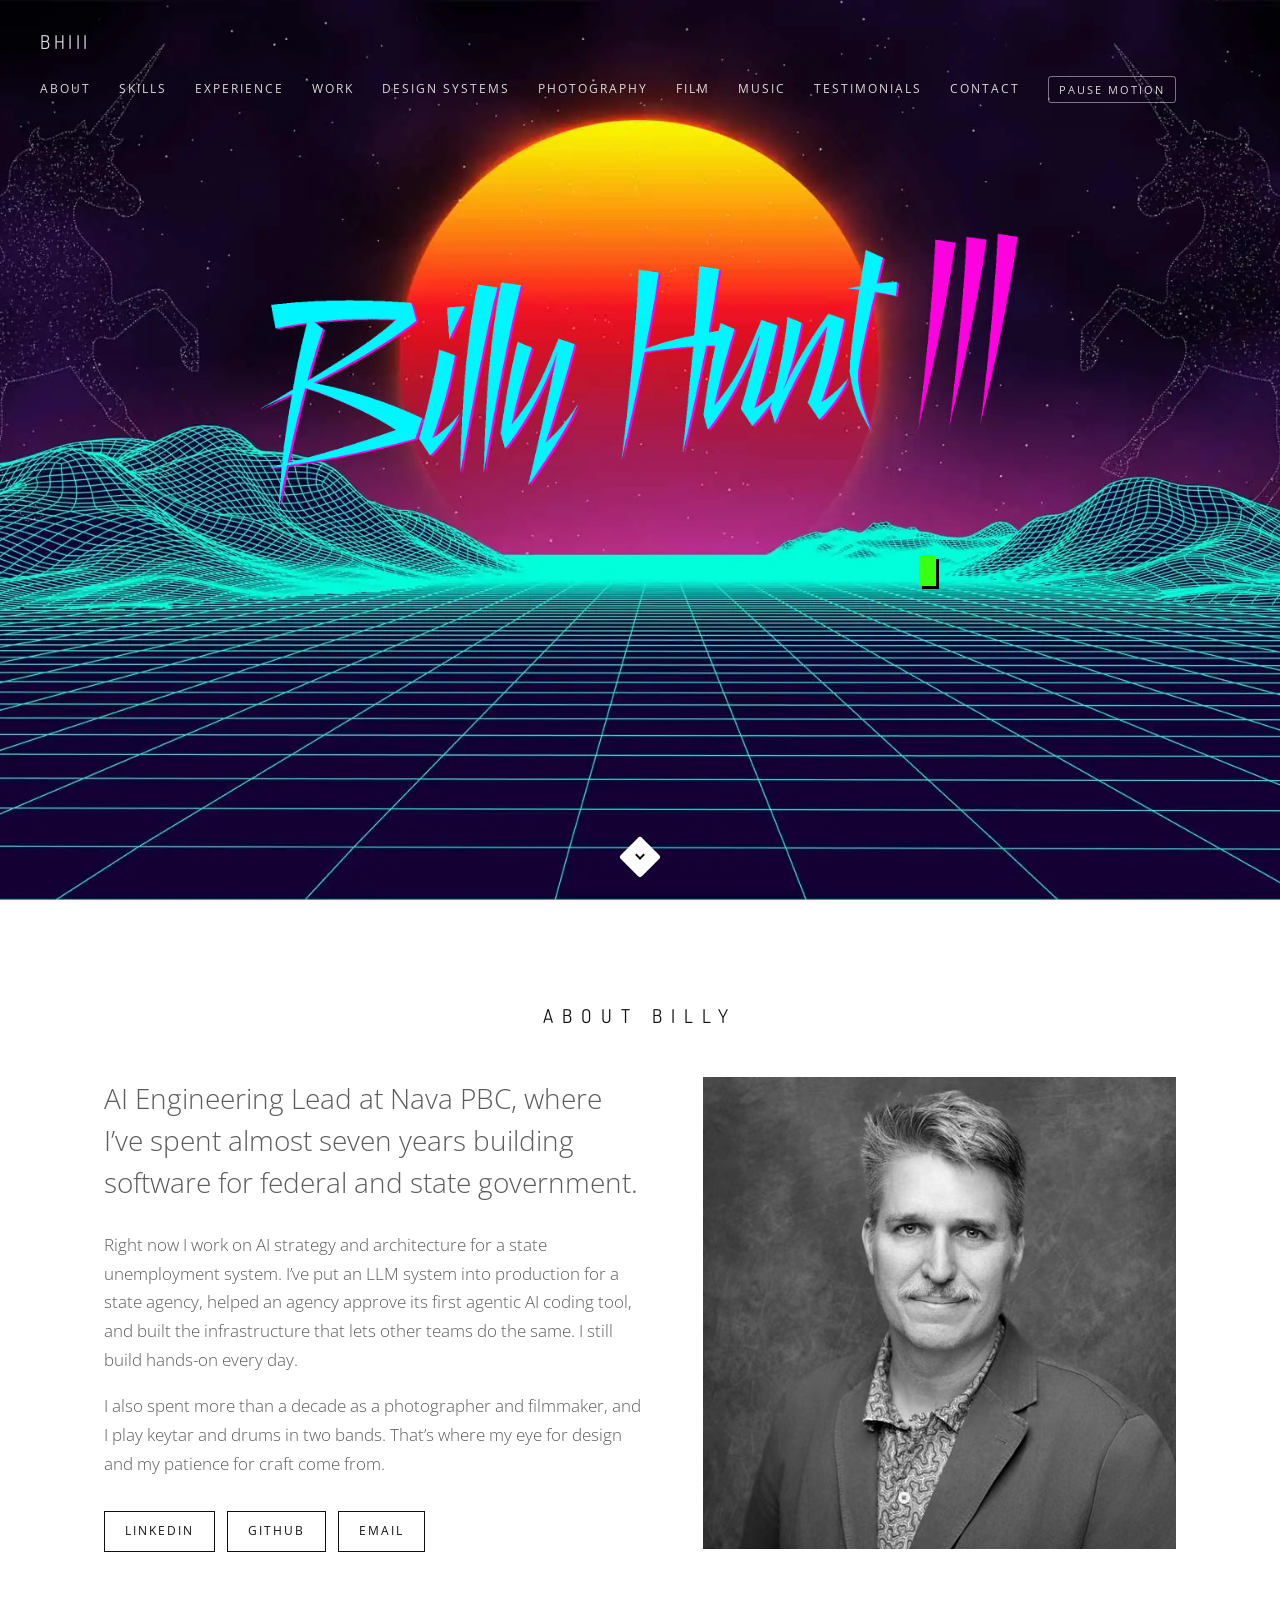
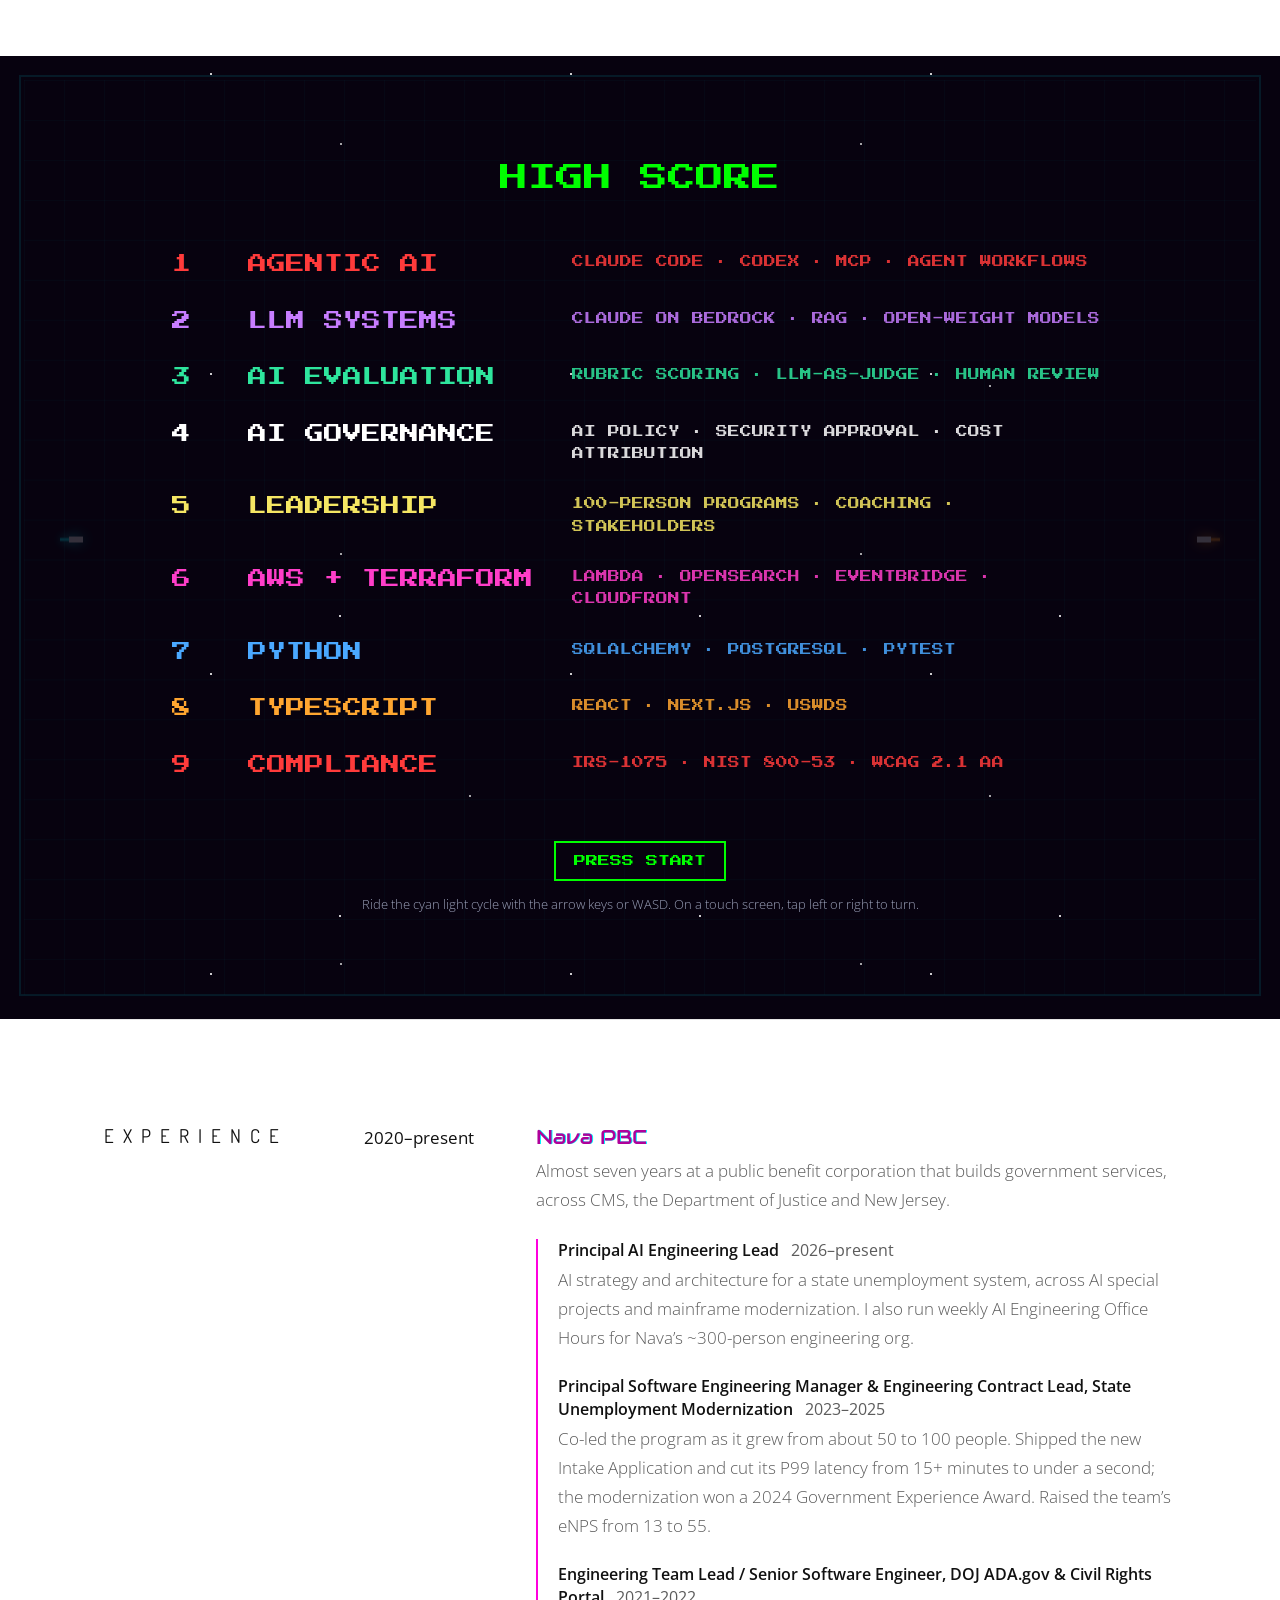
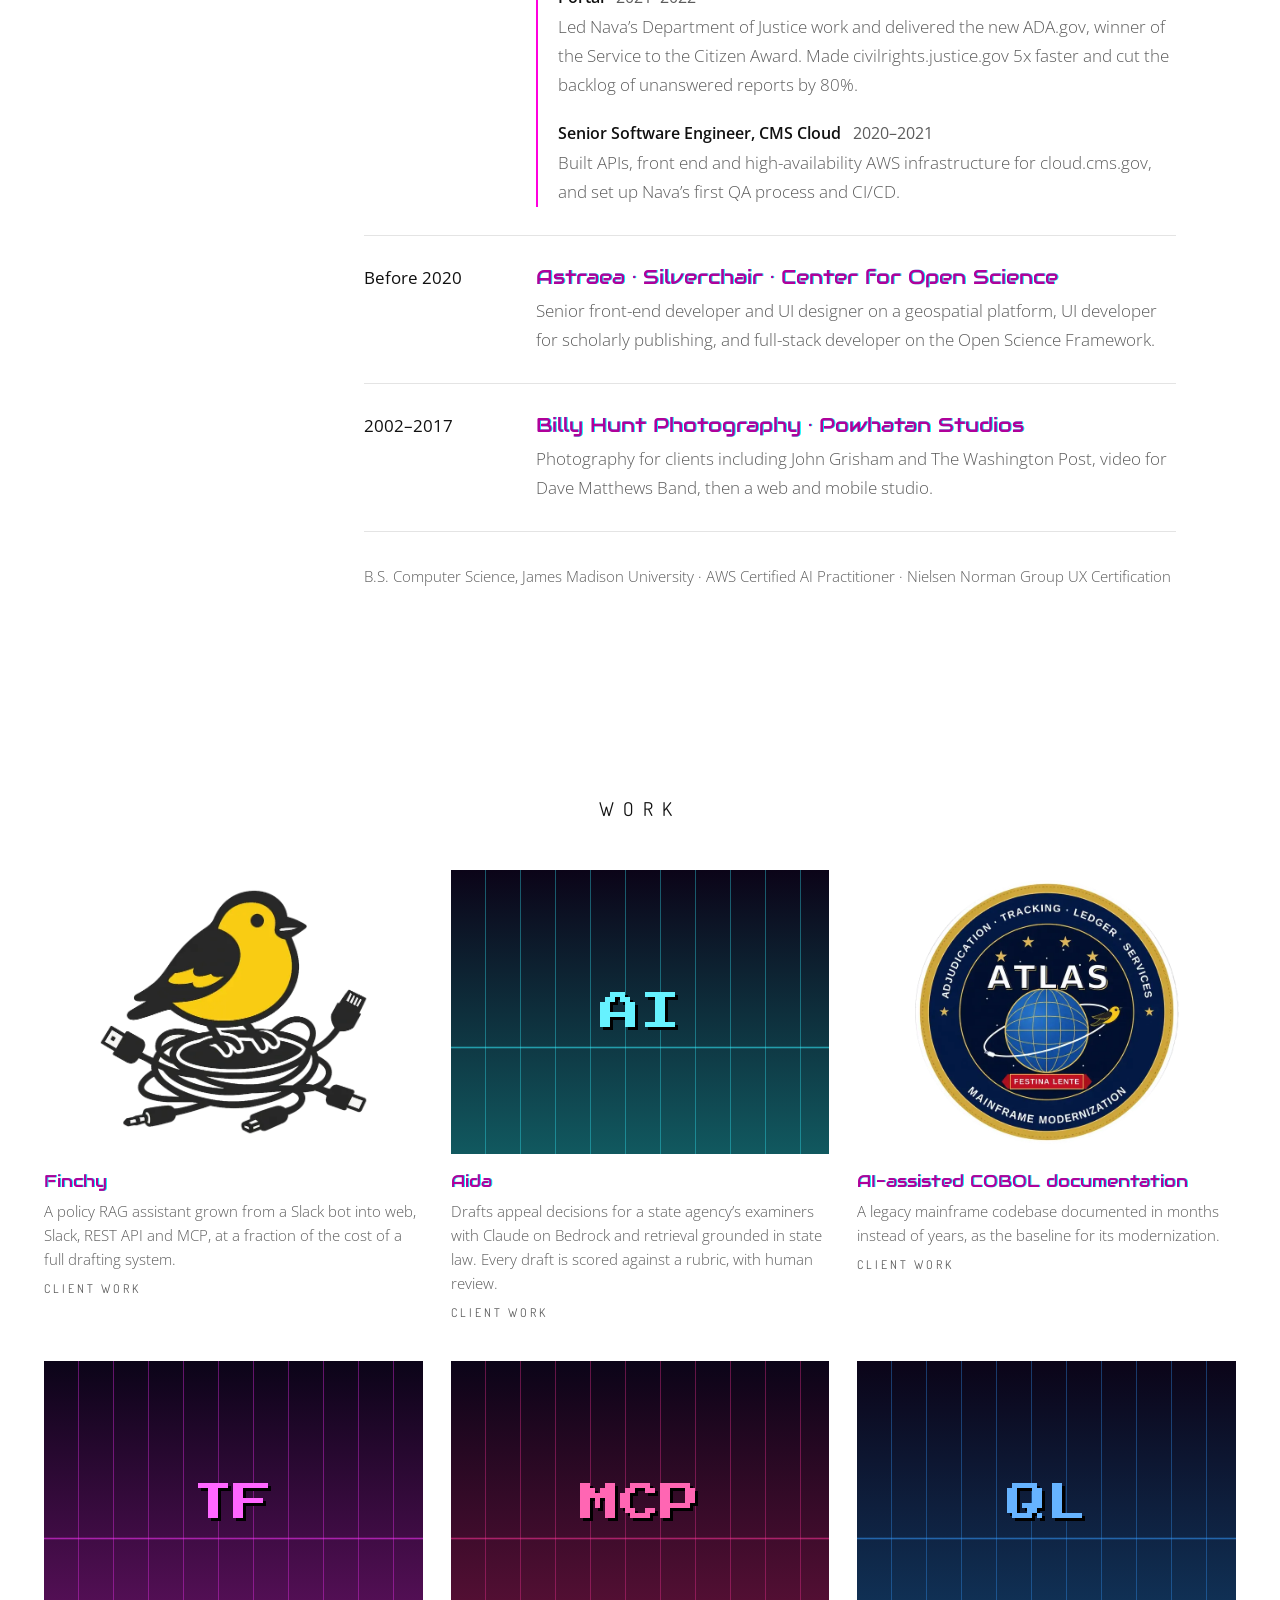
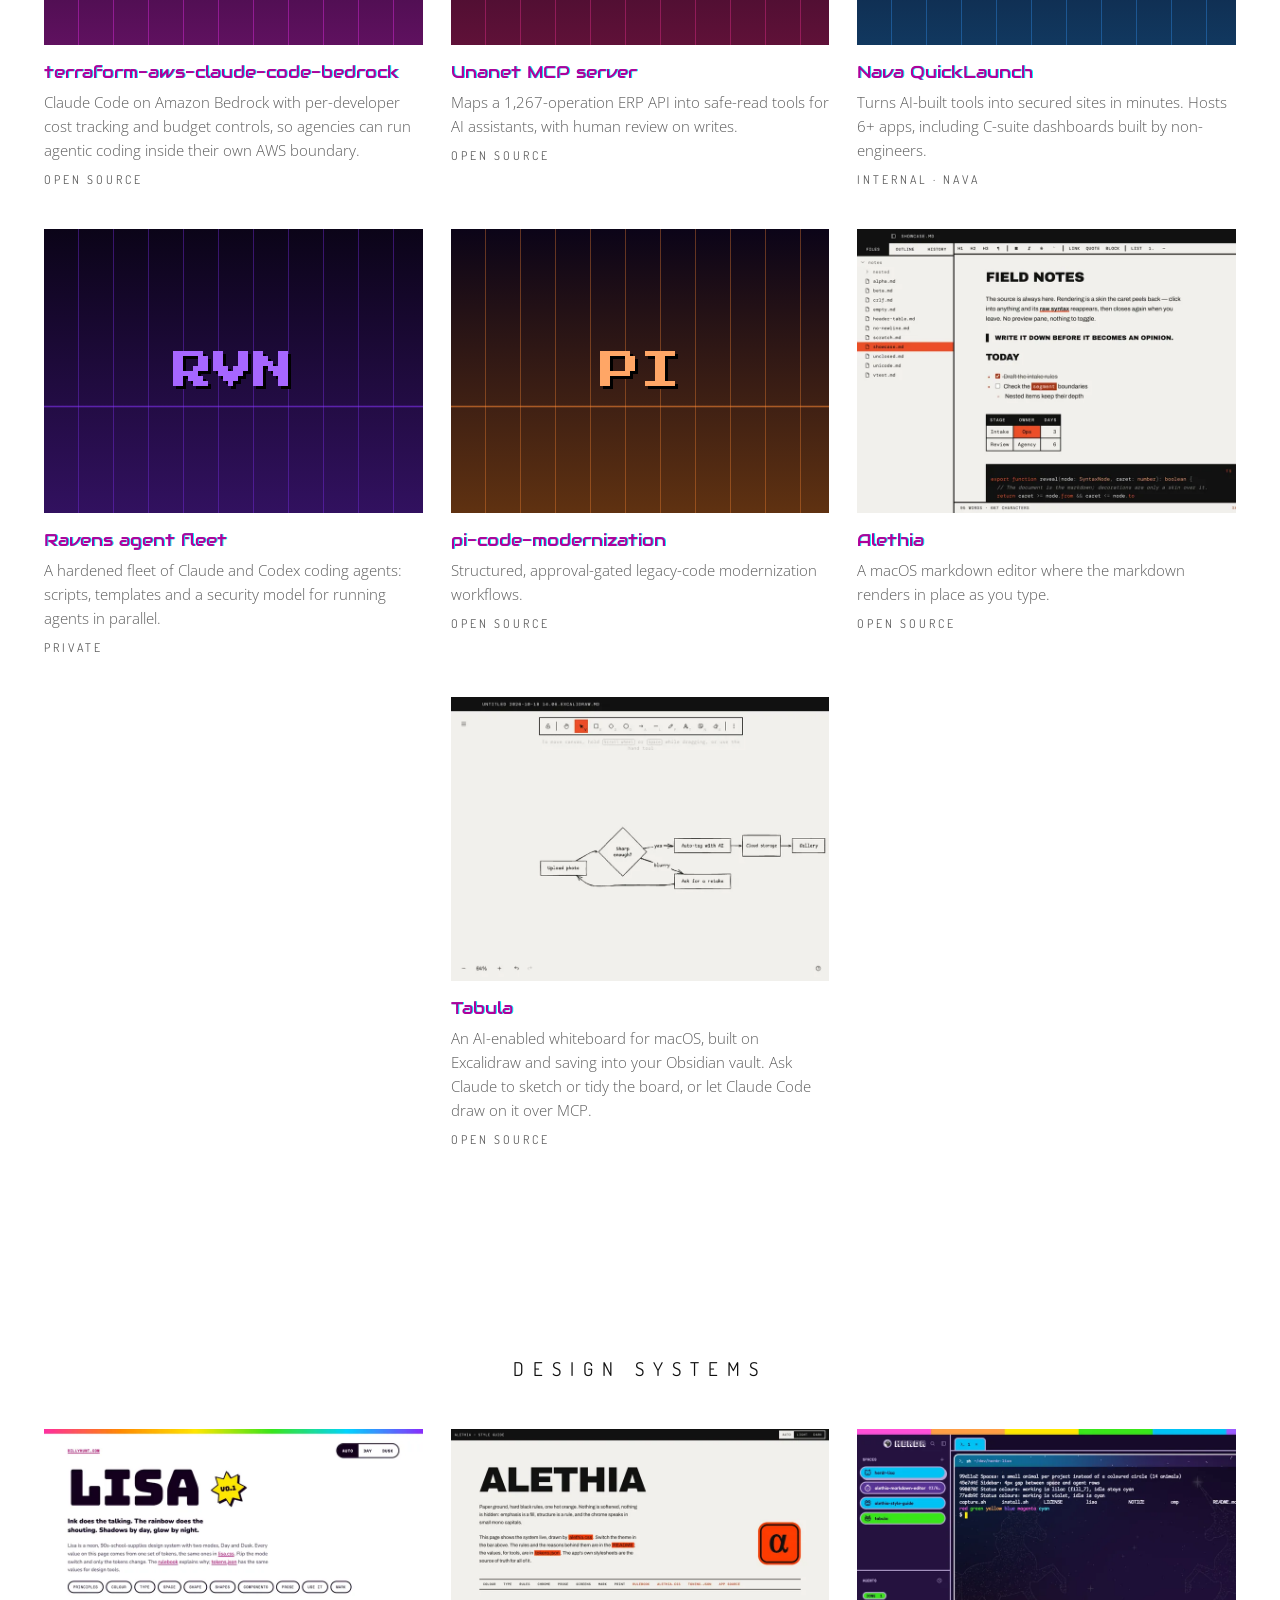
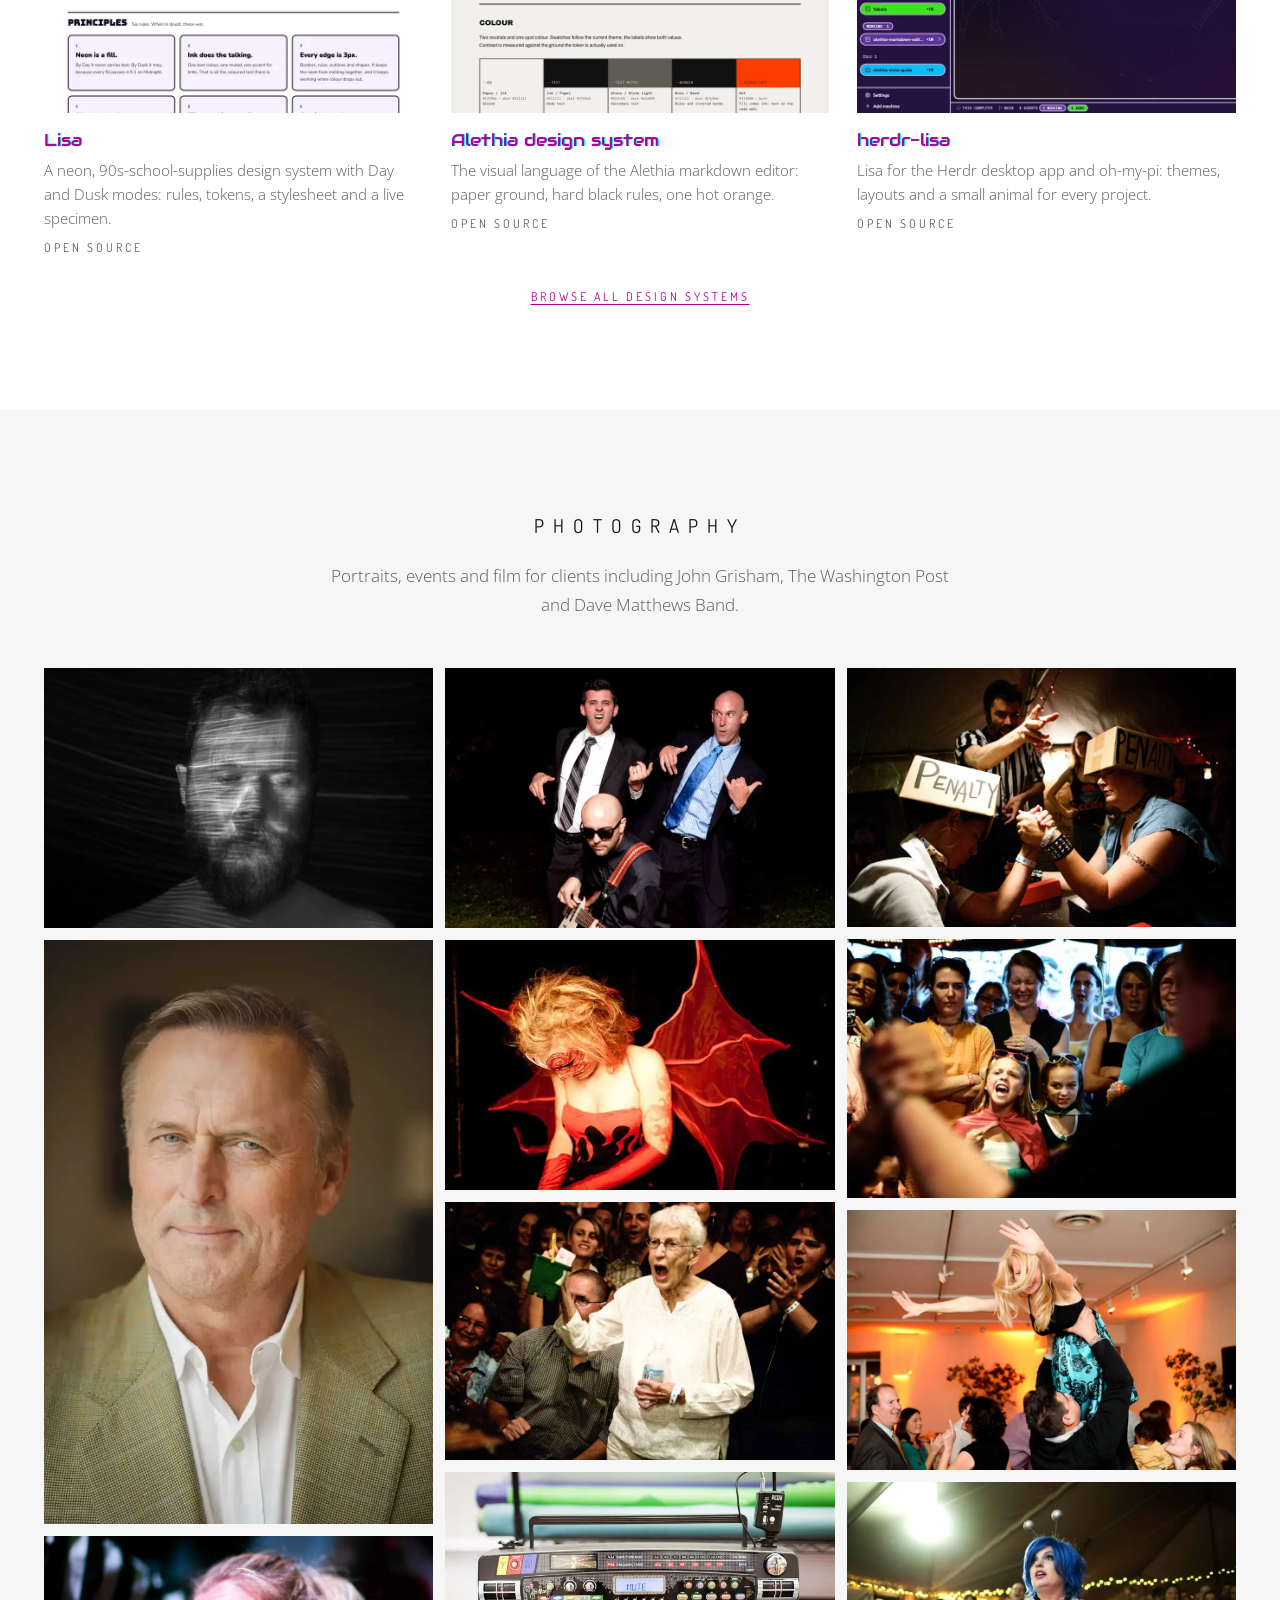
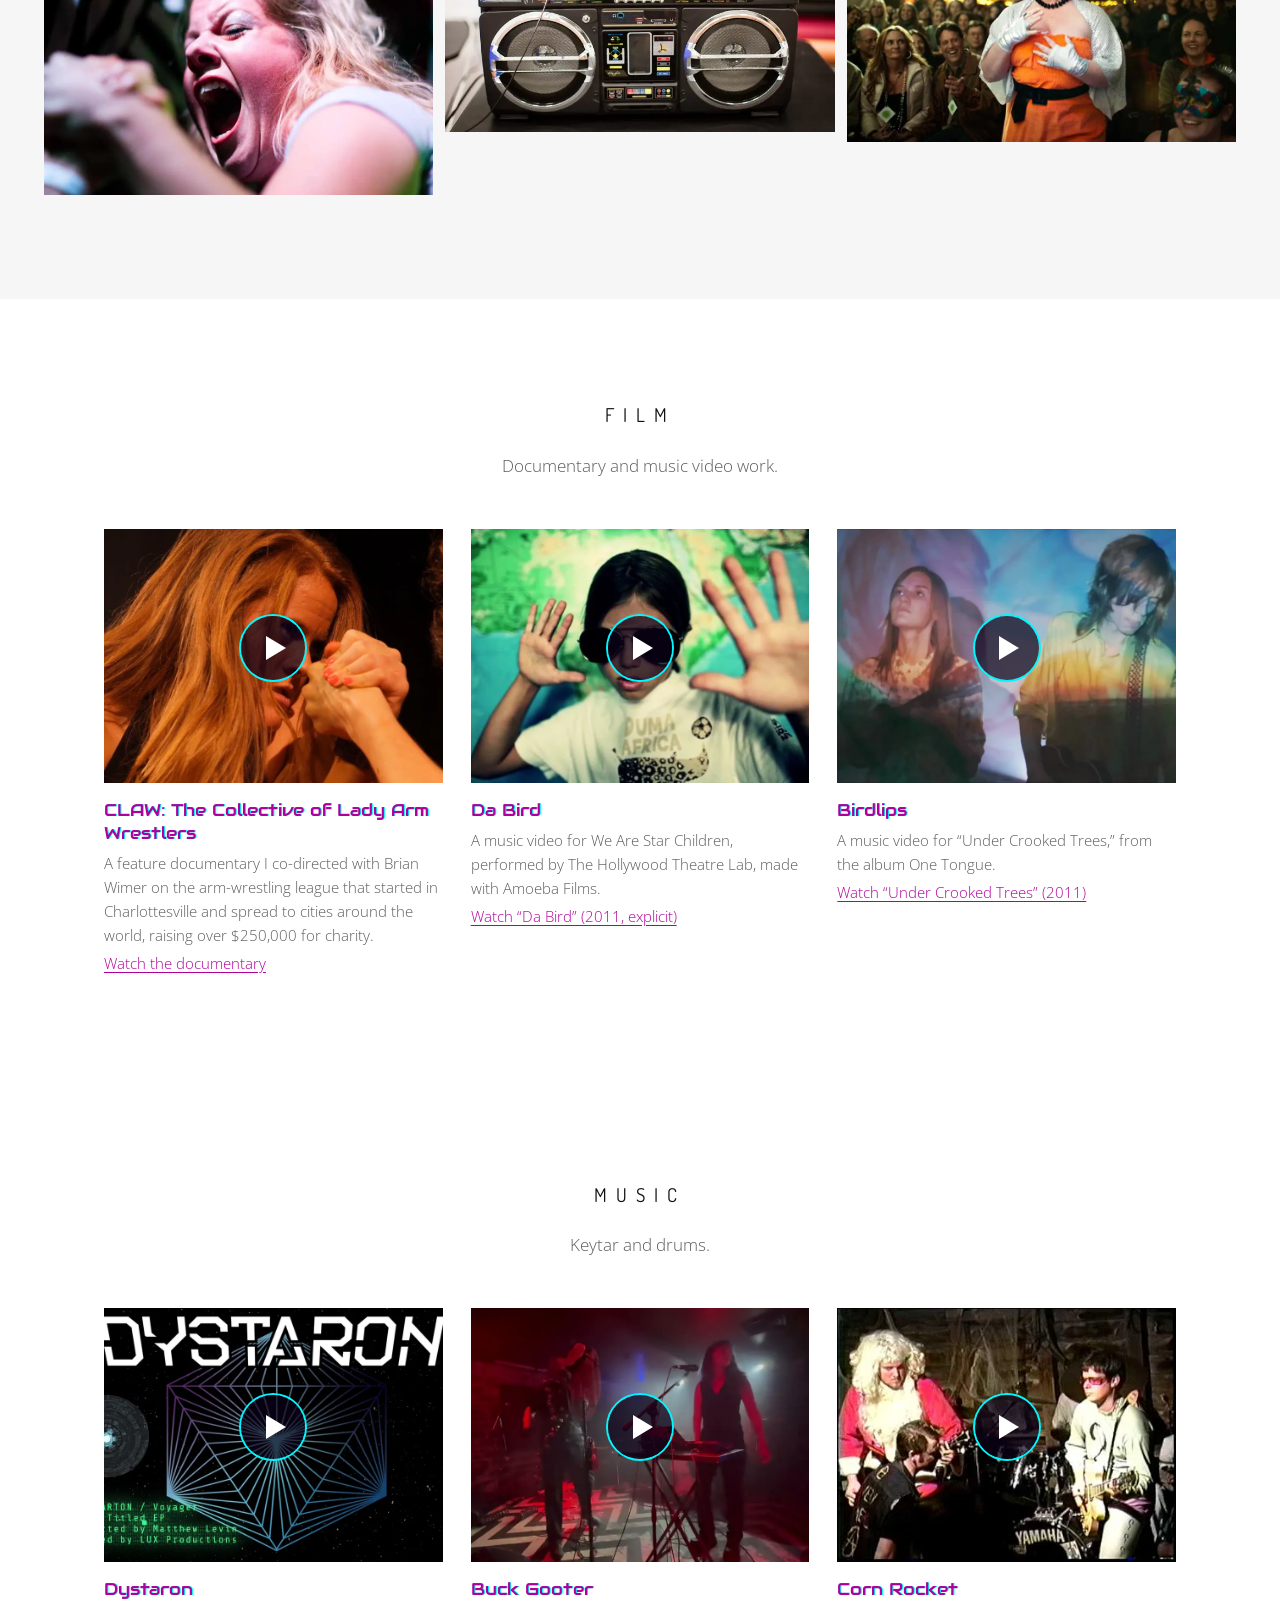
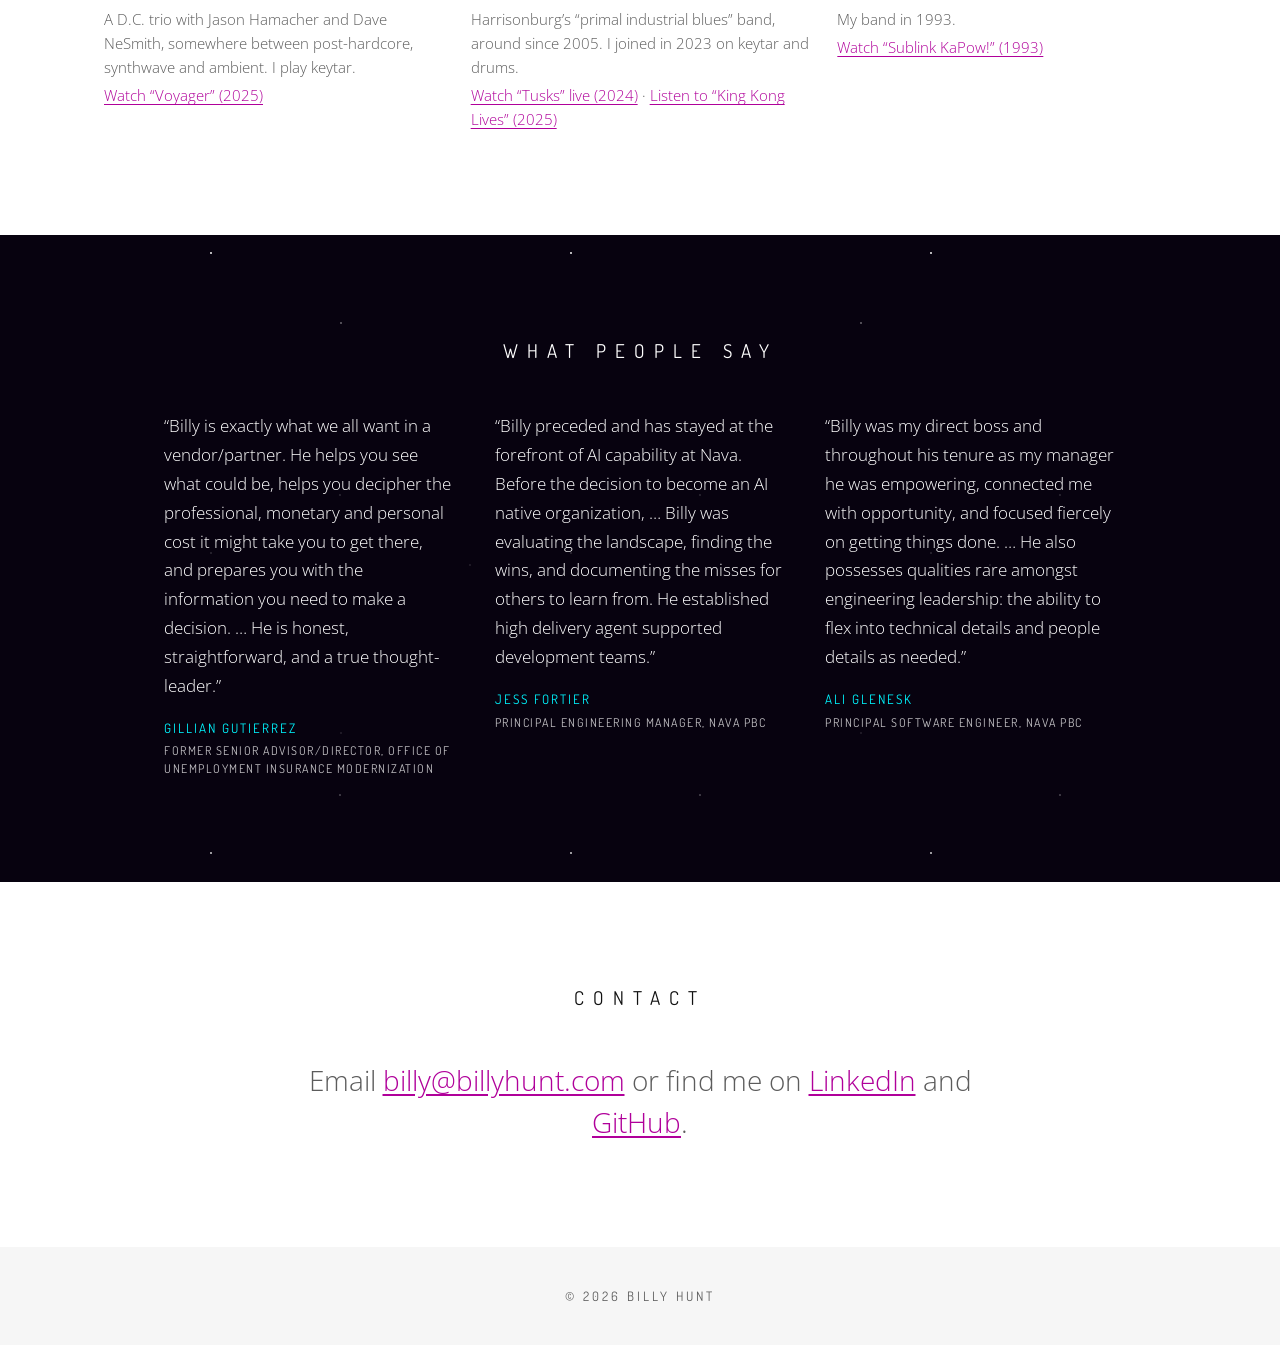
<file: index.html>
<!doctype html>
<html lang="en">
<head>
  <meta charset="utf-8">
  <meta name="viewport" content="width=device-width, initial-scale=1">
  <title>Billy Hunt: Engineer - Musician - Artist</title>
  <meta name="description" content="Billy Hunt is an engineer, musician and artist. He leads AI engineering at Nava PBC, putting AI into production for government, and spent more than a decade as a photographer and filmmaker.">
  <link rel="canonical" href="https://www.billyhunt.com/">
  <meta name="color-scheme" content="light dark">
  <meta name="theme-color" content="#140726">

  <meta property="og:type" content="profile">
  <meta property="og:url" content="https://www.billyhunt.com/">
  <meta property="og:title" content="Billy Hunt: Engineer - Musician - Artist">
  <meta property="og:description" content="Engineer, musician and artist. Leads AI engineering at Nava PBC, putting AI into production for government, with more than a decade behind the camera.">
  <meta property="og:image" content="https://www.billyhunt.com/img/og-image.jpg">
  <meta property="og:image:width" content="1200">
  <meta property="og:image:height" content="630">
  <meta property="og:image:alt" content="Billy Hunt III logo over a synthwave sunset">
  <meta name="twitter:card" content="summary_large_image">
  <meta name="twitter:title" content="Billy Hunt: Engineer - Musician - Artist">
  <meta name="twitter:description" content="Engineer, musician and artist. Leads AI engineering at Nava PBC, putting AI into production for government, with more than a decade behind the camera.">
  <meta name="twitter:image" content="https://www.billyhunt.com/img/og-image.jpg">

  <link rel="icon" href="/favicon.ico" sizes="16x16">
  <link rel="icon" href="/favicon.svg" type="image/svg+xml">
  <link rel="icon" href="/favicon-32.png" type="image/png" sizes="32x32">
  <link rel="apple-touch-icon" href="/apple-touch-icon.png">

  <link rel="preconnect" href="https://fonts.googleapis.com">
  <link rel="preconnect" href="https://fonts.gstatic.com" crossorigin>
  <link rel="preload" as="style" href="https://fonts.googleapis.com/css2?family=Audiowide&family=Dosis:wght@400&family=Open+Sans:wght@300;400;600&family=Press+Start+2P&display=swap">
  <link rel="stylesheet" href="https://fonts.googleapis.com/css2?family=Audiowide&family=Dosis:wght@400&family=Open+Sans:wght@300;400;600&family=Press+Start+2P&display=swap" media="print" onload="this.media='all'">
  <noscript><link rel="stylesheet" href="https://fonts.googleapis.com/css2?family=Audiowide&family=Dosis:wght@400&family=Open+Sans:wght@300;400;600&family=Press+Start+2P&display=swap"></noscript>
  <link rel="preload" as="image" href="/img/logo.png" fetchpriority="high">
  <link rel="preload" as="image" href="/img/hero.webp" type="image/webp" media="(min-width: 961px)">
  <link rel="preload" as="image" href="/img/hero-960.webp" type="image/webp" media="(max-width: 960px)">
  <link rel="stylesheet" href="/style.css">
  <script>
    // Runs before first paint so the pause button and a saved pause cause no layout shift.
    document.documentElement.classList.add("js");
    try { if (localStorage.getItem("motion") === "paused") document.documentElement.classList.add("paused"); } catch (e) {}
  </script>

  <script type="application/ld+json">
  {
    "@context": "https://schema.org",
    "@type": "Person",
    "name": "Billy Hunt",
    "url": "https://www.billyhunt.com/",
    "image": "https://www.billyhunt.com/img/headshot.jpg",
    "jobTitle": "Principal AI Engineering Lead",
    "worksFor": { "@type": "Organization", "name": "Nava PBC", "url": "https://www.navapbc.com/" },
    "alumniOf": { "@type": "CollegeOrUniversity", "name": "James Madison University" },
    "email": "mailto:billy@billyhunt.com",
    "sameAs": [
      "https://www.linkedin.com/in/billyhunt/",
      "https://github.com/billyhunt"
    ]
  }
  </script>
</head>
<body>
  <a class="skip" href="#main">Skip to content</a>

  <header class="hero" id="top">
    <div class="hero-art" aria-hidden="true">
      <span class="sparkle" style="--x: 20.1%; --y: 5.2%; --s: 1.4; --d: 0s"></span>
      <span class="sparkle" style="--x: 17.4%; --y: 13%; --s: .7; --d: 1.1s"></span>
      <span class="sparkle" style="--x: 15.8%; --y: 19.5%; --s: .9; --d: 2.3s"></span>
      <span class="sparkle" style="--x: 11.5%; --y: 17%; --s: .6; --d: .6s"></span>
      <span class="sparkle" style="--x: 18.5%; --y: 29%; --s: .8; --d: 1.7s"></span>
      <span class="sparkle" style="--x: 22%; --y: 40%; --s: 1; --d: .3s"></span>
      <span class="sparkle" style="--x: 6%; --y: 31%; --s: .7; --d: 2.8s"></span>
      <span class="sparkle" style="--x: 9%; --y: 47%; --s: .6; --d: 1.4s"></span>
      <span class="sparkle" style="--x: 79.8%; --y: 5.2%; --s: 1.4; --d: .9s"></span>
      <span class="sparkle" style="--x: 82.5%; --y: 13%; --s: .7; --d: 2s"></span>
      <span class="sparkle" style="--x: 84.2%; --y: 19.5%; --s: .9; --d: .2s"></span>
      <span class="sparkle" style="--x: 88.5%; --y: 17%; --s: .6; --d: 1.5s"></span>
      <span class="sparkle" style="--x: 81.5%; --y: 29%; --s: .8; --d: 2.6s"></span>
      <span class="sparkle" style="--x: 78%; --y: 40%; --s: 1; --d: 1.2s"></span>
      <span class="sparkle" style="--x: 94%; --y: 31%; --s: .7; --d: .5s"></span>
      <span class="sparkle" style="--x: 91%; --y: 47%; --s: .6; --d: 2.2s"></span>
    </div>
    <nav class="nav" aria-label="Primary">
      <a class="nav-logo" href="#top" aria-label="BHIII, Billy Hunt home">BHIII</a>
      <ul>
        <li><a href="#about">About</a></li>
        <li><a href="#skills">Skills</a></li>
        <li><a href="#experience">Experience</a></li>
        <li><a href="#work">Work</a></li>
        <li><a href="#design-systems">Design systems</a></li>
        <li><a href="#photography">Photography</a></li>
        <li><a href="#film">Film</a></li>
        <li><a href="#music">Music</a></li>
        <li><a href="#testimonials">Testimonials</a></li>
        <li><a href="#contact">Contact</a></li>
        <li class="motion-item"><button class="motion-toggle" type="button"><span class="motion-pause">Pause</span><span class="motion-play">Play</span><span class="motion-noun"> motion</span></button></li>
      </ul>
    </nav>
    <div class="hero-content">
      <h1>
        <img class="hero-logo" src="/img/logo.png" alt="Billy Hunt III" width="2000" height="728" fetchpriority="high">
      </h1>
      <p class="typed">
        <span class="sr-only">AI engineering lead, agentic systems builder, civic technologist, photographer, musician, filmmaker, friend.</span>
        <span class="typed-text" aria-hidden="true" data-words="AI Engineering Lead|Agentic Systems|Civic Technologist|Photographer|Musician|Filmmaker|Friend">AI Engineering Lead</span><span class="cursor" aria-hidden="true"></span>
      </p>
    </div>
    <a class="scroll-down" href="#about" aria-label="Scroll to About"></a>
  </header>

  <main id="main">
    <section class="section about" id="about" aria-labelledby="about-title">
      <h2 class="section-title" id="about-title">About Billy</h2>
      <div class="about-grid">
        <div>
          <p class="lead">AI Engineering Lead at Nava PBC, where I’ve spent almost seven years building software for federal and state government.</p>
          <p>Right now I work on AI strategy and architecture for a state unemployment system. I’ve put an LLM system into production for a state agency, helped an agency approve its first agentic AI coding tool, and built the infrastructure that lets other teams do the same. I still build hands-on every day.</p>
          <p>I also spent more than a decade as a photographer and filmmaker, and I play keytar and drums in two bands. That’s where my eye for design and my patience for craft come from.</p>
          <ul class="link-row">
            <li><a href="https://www.linkedin.com/in/billyhunt/">LinkedIn</a></li>
            <li><a href="https://github.com/billyhunt">GitHub</a></li>
            <li><a href="mailto:billy@billyhunt.com">Email</a></li>
          </ul>
        </div>
        <picture>
          <source srcset="/img/headshot.avif" type="image/avif">
          <source srcset="/img/headshot.webp" type="image/webp">
          <img class="portrait" src="/img/headshot.jpg" alt="Portrait of Billy Hunt" width="512" height="512" loading="lazy">
        </picture>
      </div>
    </section>

    <section class="arcade" id="skills" aria-labelledby="skills-title">
      <div class="starfield" aria-hidden="true"></div>
      <canvas class="lightcycles" aria-hidden="true"></canvas>
      <div class="arcade-inner">
        <h2 id="skills-title">HIGH SCORE</h2>
        <table class="scores" role="table">
          <caption class="sr-only">Skills, ranked</caption>
          <thead class="sr-only" role="rowgroup">
            <tr role="row"><th scope="col" role="columnheader">Rank</th><th scope="col" role="columnheader">Skill</th><th scope="col" role="columnheader">Tools</th></tr>
          </thead>
          <tbody role="rowgroup">
            <tr role="row"><td role="cell">1</td><td role="cell">AGENTIC AI</td><td role="cell">CLAUDE CODE · CODEX · MCP · AGENT WORKFLOWS</td></tr>
            <tr role="row"><td role="cell">2</td><td role="cell">LLM SYSTEMS</td><td role="cell">CLAUDE ON BEDROCK · RAG · OPEN-WEIGHT MODELS</td></tr>
            <tr role="row"><td role="cell">3</td><td role="cell">AI EVALUATION</td><td role="cell">RUBRIC SCORING · LLM-AS-JUDGE · HUMAN REVIEW</td></tr>
            <tr role="row"><td role="cell">4</td><td role="cell">AI GOVERNANCE</td><td role="cell">AI POLICY · SECURITY APPROVAL · COST ATTRIBUTION</td></tr>
            <tr role="row"><td role="cell">5</td><td role="cell">LEADERSHIP</td><td role="cell">100-PERSON PROGRAMS · COACHING · STAKEHOLDERS</td></tr>
            <tr role="row"><td role="cell">6</td><td role="cell">AWS + TERRAFORM</td><td role="cell">LAMBDA · OPENSEARCH · EVENTBRIDGE · CLOUDFRONT</td></tr>
            <tr role="row"><td role="cell">7</td><td role="cell">PYTHON</td><td role="cell">SQLALCHEMY · POSTGRESQL · PYTEST</td></tr>
            <tr role="row"><td role="cell">8</td><td role="cell">TYPESCRIPT</td><td role="cell">REACT · NEXT.JS · USWDS</td></tr>
            <tr role="row"><td role="cell">9</td><td role="cell">COMPLIANCE</td><td role="cell">IRS-1075 · NIST 800-53 · WCAG 2.1 AA</td></tr>
          </tbody>
        </table>
        <p class="press-start-row" hidden><button class="press-start" type="button" aria-describedby="press-start-help">PRESS START</button></p>
        <p class="press-start-help" id="press-start-help" hidden>Ride the cyan light cycle with the arrow keys or WASD. On a touch screen, tap left or right to turn.</p>
      </div>
    </section>

    <section class="section" id="experience" aria-labelledby="experience-title">
      <div class="exp-grid">
        <h2 class="section-title" id="experience-title">Experience</h2>
        <ol class="timeline">
          <li>
            <p class="when">2020–present</p>
            <div>
              <h3>Nava PBC</h3>
              <p>Almost seven years at a public benefit corporation that builds government services, across CMS, the Department of Justice and New Jersey.</p>
              <ol class="roles">
                <li>
                  <h4>Principal AI Engineering Lead <span class="years">2026–present</span></h4>
                  <p>AI strategy and architecture for a state unemployment system, across AI special projects and mainframe modernization. I also run weekly AI Engineering Office Hours for Nava’s ~300-person engineering org.</p>
                </li>
                <li>
                  <h4>Principal Software Engineering Manager &amp; Engineering Contract Lead, State Unemployment Modernization <span class="years">2023–2025</span></h4>
                  <p>Co-led the program as it grew from about 50 to 100 people. Shipped the new Intake Application and cut its P99 latency from 15+ minutes to under a second; the modernization won a 2024 Government Experience Award. Raised the team’s eNPS from 13 to 55.</p>
                </li>
                <li>
                  <h4>Engineering Team Lead / Senior Software Engineer, DOJ ADA.gov &amp; Civil Rights Portal <span class="years">2021–2022</span></h4>
                  <p>Led Nava’s Department of Justice work and delivered the new ADA.gov, winner of the Service to the Citizen Award. Made civilrights.justice.gov 5x faster and cut the backlog of unanswered reports by 80%.</p>
                </li>
                <li>
                  <h4>Senior Software Engineer, CMS Cloud <span class="years">2020–2021</span></h4>
                  <p>Built APIs, front end and high-availability AWS infrastructure for cloud.cms.gov, and set up Nava’s first QA process and CI/CD.</p>
                </li>
              </ol>
            </div>
          </li>
          <li>
            <p class="when">Before 2020</p>
            <div>
              <h3>Astraea · Silverchair · Center for Open Science</h3>
              <p>Senior front-end developer and UI designer on a geospatial platform, UI developer for scholarly publishing, and full-stack developer on the Open Science Framework.</p>
            </div>
          </li>
          <li>
            <p class="when">2002–2017</p>
            <div>
              <h3>Billy Hunt Photography · Powhatan Studios</h3>
              <p>Photography for clients including John Grisham and The Washington Post, video for Dave Matthews Band, then a web and mobile studio.</p>
            </div>
          </li>
        </ol>
        <p class="creds">B.S. Computer Science, James Madison University · AWS Certified AI Practitioner · Nielsen Norman Group UX Certification</p>
      </div>
    </section>

    <section class="section work" id="work" aria-labelledby="work-title">
      <h2 class="section-title" id="work-title">Work</h2>
      <ul class="grid">
        <li class="card">
          <img class="photo logo" src="/img/finchy.webp" alt="Finchy: a yellow finch perched on a nest of tangled cables" width="640" height="589" loading="lazy" decoding="async">
          <h3>Finchy</h3>
          <p>A policy RAG assistant grown from a Slack bot into web, Slack, REST API and MCP, at a fraction of the cost of a full drafting system.</p>
          <p class="tag">Client work</p>
        </li>
        <li class="card">
          <div class="tile" style="--hue: 185" aria-hidden="true"><span>AI</span></div>
          <h3>Aida</h3>
          <p>Drafts appeal decisions for a state agency’s examiners with Claude on Bedrock and retrieval grounded in state law. Every draft is scored against a rubric, with human review.</p>
          <p class="tag">Client work</p>
        </li>
        <li class="card">
          <img class="photo logo" src="/img/atlas.webp" alt="Atlas mission patch: a globe orbited by a small yellow bird, ringed by the words Adjudication, Tracking, Ledger, Services and Mainframe Modernization" width="640" height="640" loading="lazy" decoding="async">
          <h3>AI-assisted COBOL documentation</h3>
          <p>A legacy mainframe codebase documented in months instead of years, as the baseline for its modernization.</p>
          <p class="tag">Client work</p>
        </li>
        <li class="card">
          <div class="tile" style="--hue: 300" aria-hidden="true"><span>TF</span></div>
          <h3><a href="https://github.com/navapbc/terraform-aws-claude-code-bedrock">terraform-aws-claude-code-bedrock</a></h3>
          <p>Claude Code on Amazon Bedrock with per-developer cost tracking and budget controls, so agencies can run agentic coding inside their own AWS boundary.</p>
          <p class="tag">Open source</p>
        </li>
        <li class="card">
          <div class="tile" style="--hue: 330" aria-hidden="true"><span>MCP</span></div>
          <h3><a href="https://github.com/navapbc/unanet-mcp-server">Unanet MCP server</a></h3>
          <p>Maps a 1,267-operation ERP API into safe-read tools for AI assistants, with human review on writes.</p>
          <p class="tag">Open source</p>
        </li>
        <li class="card">
          <div class="tile" style="--hue: 210" aria-hidden="true"><span>QL</span></div>
          <h3>Nava QuickLaunch</h3>
          <p>Turns AI-built tools into secured sites in minutes. Hosts 6+ apps, including C-suite dashboards built by non-engineers.</p>
          <p class="tag">Internal · Nava</p>
        </li>
        <li class="card">
          <div class="tile" style="--hue: 265" aria-hidden="true"><span>RVN</span></div>
          <h3>Ravens agent fleet</h3>
          <p>A hardened fleet of Claude and Codex coding agents: scripts, templates and a security model for running agents in parallel.</p>
          <p class="tag">Private</p>
        </li>
        <li class="card">
          <div class="tile" style="--hue: 25" aria-hidden="true"><span>PI</span></div>
          <h3><a href="https://github.com/billyhunt/pi-code-modernization">pi-code-modernization</a></h3>
          <p>Structured, approval-gated legacy-code modernization workflows.</p>
          <p class="tag">Open source</p>
        </li>
        <li class="card">
          <img class="photo" src="/img/work-alethia.webp" alt="Alethia editing a note called Field Notes: a file list on the left, a heading, a checklist, a table with an orange cell and a code block, all rendered in place" width="800" height="600" loading="lazy" decoding="async">
          <h3><a href="https://github.com/billyhunt/alethia-markdown-editor">Alethia</a></h3>
          <p>A macOS markdown editor where the markdown renders in place as you type.</p>
          <p class="tag">Open source</p>
        </li>
        <li class="card">
          <img class="photo" src="/img/work-tabula.webp" alt="Tabula with a flowchart of a photo going from upload through a quality check, AI tagging and cloud storage to a gallery, drawn on the whiteboard" width="800" height="600" loading="lazy" decoding="async">
          <h3><a href="https://github.com/billyhunt/tabula">Tabula</a></h3>
          <p>An AI-enabled whiteboard for macOS, built on Excalidraw and saving into your Obsidian vault. Ask Claude to sketch or tidy the board, or let Claude Code draw on it over MCP.</p>
          <p class="tag">Open source</p>
        </li>
      </ul>
    </section>

    <section class="section work" id="design-systems" aria-labelledby="design-systems-title">
      <h2 class="section-title" id="design-systems-title">Design systems</h2>
      <ul class="grid">
        <li class="card">
          <img class="photo" src="/img/design-lisa.webp" alt="The top of the Lisa style guide: the word LISA in heavy black letters beside a yellow v0.1 burst, under a rainbow strip" width="800" height="600" loading="lazy" decoding="async">
          <h3><a href="/design-systems/lisa/">Lisa</a></h3>
          <p>A neon, 90s-school-supplies design system with Day and Dusk modes: rules, tokens, a stylesheet and a live specimen.</p>
          <p class="tag">Open source</p>
        </li>
        <li class="card">
          <img class="photo" src="/img/design-alethia.webp" alt="The top of the Alethia style guide: the word ALETHIA in heavy black capitals on a paper-colored page beside the orange alpha app icon" width="800" height="600" loading="lazy" decoding="async">
          <h3><a href="/design-systems/alethia/">Alethia design system</a></h3>
          <p>The visual language of the Alethia markdown editor: paper ground, hard black rules, one hot orange.</p>
          <p class="tag">Open source</p>
        </li>
        <li class="card">
          <img class="photo" src="/img/design-herdr-lisa.webp" alt="Lisa in the Herdr desktop app: a midnight-blue sidebar of colored space pills, each with a small animal, beside a terminal over a starry sky with stardust unicorns" width="800" height="600" loading="lazy" decoding="async">
          <h3><a href="https://github.com/billyhunt/herdr-lisa">herdr-lisa</a></h3>
          <p>Lisa for the Herdr desktop app and oh-my-pi: themes, layouts and a small animal for every project.</p>
          <p class="tag">Open source</p>
        </li>
      </ul>
      <p class="section-note"><a href="/design-systems/">Browse all design systems</a></p>
    </section>

    <section class="photography" id="photography" aria-labelledby="photography-title">
      <div class="photography-inner">
        <h2 class="section-title" id="photography-title">Photography</h2>
        <p class="photo-intro">Portraits, events and film for clients including John Grisham, The Washington Post and Dave Matthews Band.</p>
        <ul class="mosaic">
          <li><img src="/img/photo-light-portrait-1.webp" alt="Light-painted portrait of a bearded man in darkness" width="900" height="600" loading="lazy"></li>
          <li><img src="/img/photo-grisham.webp" alt="Portrait of author John Grisham" width="560" height="840" loading="lazy"></li>
          <li><img src="/img/photo-claw-1.webp" alt="An arm wrestler mid-match, shouting" width="900" height="600" loading="lazy"></li>
          <li><img src="/img/photo-wedding-2.webp" alt="Two men in suits dancing at a wedding reception" width="900" height="600" loading="lazy"></li>
          <li><img src="/img/photo-claw-wings.webp" alt="A performer with red bat wings, head bowed" width="651" height="418" loading="lazy"></li>
          <li><img src="/img/photo-claw-3.webp" alt="An older woman cheering in a crowd" width="900" height="598" loading="lazy"></li>
          <li><img src="/img/photo-boombox.webp" alt="A vintage boombox" width="700" height="466" loading="lazy"></li>
          <li><img src="/img/photo-claw-penalty.webp" alt="Two arm wrestlers mid-match with cardboard penalty boxes on their heads" width="900" height="598" loading="lazy"></li>
          <li><img src="/img/photo-claw-4.webp" alt="A crowd of spectators reacting at an arm wrestling match" width="900" height="600" loading="lazy"></li>
          <li><img src="/img/photo-wedding-1.webp" alt="A dancer lifted overhead at a wedding reception" width="900" height="600" loading="lazy"></li>
          <li><img src="/img/photo-claw-5.webp" alt="A costumed wrestler with blue hair in front of a crowd" width="900" height="600" loading="lazy"></li>
        </ul>
      </div>
    </section>

    <section class="section music film" id="film" aria-labelledby="film-title">
      <h2 class="section-title" id="film-title">Film</h2>
      <p class="photo-intro">Documentary and music video work.</p>
      <ul class="grid music-grid">
        <li class="card">
          <a class="video" href="https://www.youtube.com/watch?v=Z5QZeu3MkAM" data-embed="https://www.youtube-nocookie.com/embed/Z5QZeu3MkAM?autoplay=1" data-title="CLAW: The Collective of Lady Arm Wrestlers" aria-label="Play CLAW: The Collective of Lady Arm Wrestlers here"><img class="photo" src="/img/film-claw.webp" alt="A CLAW arm wrestler with long red hair locked in a match, staring at her opponent" width="800" height="600" loading="lazy"><span class="play" aria-hidden="true"></span></a>
          <h3>CLAW: The Collective of Lady Arm Wrestlers</h3>
          <p>A feature documentary I co-directed with Brian Wimer on the arm-wrestling league that started in Charlottesville and spread to cities around the world, raising over $250,000 for charity.</p>
          <p class="links"><a href="https://www.youtube.com/watch?v=Z5QZeu3MkAM">Watch the documentary</a></p>
        </li>
        <li class="card">
          <a class="video" href="https://vimeo.com/27917133" data-embed="https://player.vimeo.com/video/27917133?autoplay=1&amp;dnt=1" data-title="We Are Star Children, “Da Bird”" aria-label="Play We Are Star Children’s “Da Bird” here"><img class="photo" src="/img/film-da-bird.webp" alt="A kid in aviator sunglasses in front of a world map, both hands raised, from the Da Bird music video" width="800" height="600" loading="lazy"><span class="play" aria-hidden="true"></span></a>
          <h3>Da Bird</h3>
          <p>A music video for We Are Star Children, performed by The Hollywood Theatre Lab, made with Amoeba Films.</p>
          <p class="links"><a href="https://vimeo.com/27917133">Watch “Da Bird” (2011, explicit)</a></p>
        </li>
        <li class="card">
          <a class="video" href="https://www.youtube.com/watch?v=tpxzgRoIABg" data-embed="https://www.youtube-nocookie.com/embed/tpxzgRoIABg?autoplay=1" data-title="Birdlips, “Under Crooked Trees”" aria-label="Play Birdlips’ “Under Crooked Trees” here"><img class="photo" src="/img/film-birdlips.webp" alt="Two musicians washed in swirling blue, orange and green projected light, from the Under Crooked Trees music video" width="800" height="600" loading="lazy"><span class="play" aria-hidden="true"></span></a>
          <h3>Birdlips</h3>
          <p>A music video for “Under Crooked Trees,” from the album One Tongue.</p>
          <p class="links"><a href="https://www.youtube.com/watch?v=tpxzgRoIABg">Watch “Under Crooked Trees” (2011)</a></p>
        </li>
      </ul>
    </section>

    <section class="section music" id="music" aria-labelledby="music-title">
      <h2 class="section-title" id="music-title">Music</h2>
      <p class="photo-intro">Keytar and drums.</p>
      <ul class="grid music-grid">
        <li class="card">
          <a class="video" href="https://vimeo.com/1061424856" data-embed="https://player.vimeo.com/video/1061424856?autoplay=1&amp;dnt=1" data-title="Dystaron, “Voyager”" aria-label="Play Dystaron’s “Voyager” here"><img class="photo" src="/img/music-dystaron.webp" alt="Title card from Dystaron’s Voyager music video" width="800" height="600" loading="lazy"><span class="play" aria-hidden="true"></span></a>
          <h3>Dystaron</h3>
          <p>A D.C. trio with Jason Hamacher and Dave NeSmith, somewhere between post-hardcore, synthwave and ambient. I play keytar.</p>
          <p class="links"><a href="https://vimeo.com/1061424856">Watch “Voyager” (2025)</a></p>
        </li>
        <li class="card">
          <a class="video" href="https://www.youtube.com/watch?v=xNc41OoV__s" data-embed="https://www.youtube-nocookie.com/embed/xNc41OoV__s?autoplay=1" data-title="Buck Gooter, “Tusks” live" aria-label="Play Buck Gooter’s “Tusks” here"><img class="photo" src="/img/music-buck-gooter.webp" alt="Buck Gooter performing live on a red-lit stage" width="800" height="600" loading="lazy"><span class="play" aria-hidden="true"></span></a>
          <h3>Buck Gooter</h3>
          <p>Harrisonburg’s “primal industrial blues” band, around since 2005. I joined in 2023 on keytar and drums.</p>
          <p class="links"><a href="https://www.youtube.com/watch?v=xNc41OoV__s">Watch “Tusks” live (2024)</a> · <a href="https://buckgooter.bandcamp.com/track/king-kong-lives">Listen to “King Kong Lives” (2025)</a></p>
        </li>
        <li class="card">
          <a class="video" href="https://www.youtube.com/watch?v=XWQJM9G11Mg" data-embed="https://www.youtube-nocookie.com/embed/XWQJM9G11Mg?autoplay=1" data-title="Corn Rocket, “Sublink KaPow!”" aria-label="Play Corn Rocket’s “Sublink KaPow!” here"><img class="photo" src="/img/music-corn-rocket.webp" alt="Corn Rocket playing a basement show, one guitarist in a Santa suit" width="480" height="360" loading="lazy"><span class="play" aria-hidden="true"></span></a>
          <h3>Corn Rocket</h3>
          <p>My band in 1993.</p>
          <p class="links"><a href="https://www.youtube.com/watch?v=XWQJM9G11Mg">Watch “Sublink KaPow!” (1993)</a></p>
        </li>
      </ul>
    </section>

    <section class="testimonials" id="testimonials" aria-labelledby="testimonials-title">
      <div class="starfield" aria-hidden="true"></div>
      <div class="testimonials-inner">
        <h2 class="section-title" id="testimonials-title">What people say</h2>
        <div class="quotes">
          <figure>
            <blockquote>
              <p>“Billy is exactly what we all want in a vendor/partner. He helps you see what could be, helps you decipher the professional, monetary and personal cost it might take you to get there, and prepares you with the information you need to make a decision. … He is honest, straightforward, and a true thought-leader.”</p>
            </blockquote>
            <figcaption>Gillian Gutierrez<span>Former Senior Advisor/Director, Office of Unemployment Insurance Modernization</span></figcaption>
          </figure>
          <figure>
            <blockquote>
              <p>“Billy preceded and has stayed at the forefront of AI capability at Nava. Before the decision to become an AI native organization, … Billy was evaluating the landscape, finding the wins, and documenting the misses for others to learn from. He established high delivery agent supported development teams.”</p>
            </blockquote>
            <figcaption>Jess Fortier<span>Principal Engineering Manager, Nava PBC</span></figcaption>
          </figure>
          <figure>
            <blockquote>
              <p>“Billy was my direct boss and throughout his tenure as my manager he was empowering, connected me with opportunity, and focused fiercely on getting things done. … He also possesses qualities rare amongst engineering leadership: the ability to flex into technical details and people details as needed.”</p>
            </blockquote>
            <figcaption>Ali Glenesk<span>Principal Software Engineer, Nava PBC</span></figcaption>
          </figure>
        </div>
      </div>
    </section>

    <section class="section contact" id="contact" aria-labelledby="contact-title">
      <h2 class="section-title" id="contact-title">Contact</h2>
      <p class="lead">Email <a href="mailto:billy@billyhunt.com">billy@billyhunt.com</a> or find me on <a href="https://www.linkedin.com/in/billyhunt/">LinkedIn</a> and <a href="https://github.com/billyhunt">GitHub</a>.</p>
    </section>
  </main>

  <footer class="footer">
    <p>© 2026 Billy Hunt</p>
  </footer>

  <script src="/motion.js" defer></script>
  <script src="/typed.js" defer></script>
  <script src="/lightcycles.js" defer></script>
  <script src="/video.js" defer></script>
</body>
</html>
</file>
<file: style.css>
/* billyhunt.com: one page, no build step. */

:root {
  --paper: #ffffff;
  --paper-alt: #f6f6f6;
  --ink: #111111;
  --muted: #5c5c5c;
  --rule: #e4e4e4;
  --magenta: #ff00de;
  --cyan: #00f6ff;
  --link: #b0009a;
  --heading: #b0009a;
  --focus: #b0009a;
  --night: #07020f;
  --sky: #140726;

  --font-body: "Open Sans", Arial, sans-serif;
  --font-label: "Dosis", Arial, sans-serif;
  --font-display: "Audiowide", "Arial Black", sans-serif;
  --font-arcade: "Press Start 2P", ui-monospace, monospace;
}

@media (prefers-color-scheme: dark) {
  :root {
    --paper: #0e0a16;
    --paper-alt: #150f20;
    --ink: #ececf1;
    --muted: #b3adc0;
    --rule: #2b2438;
    --link: #ff7bf0;
    --heading: #ff00de;
    --focus: #00f6ff;
  }
}

*, *::before, *::after { box-sizing: border-box; }

html { scroll-behavior: smooth; -webkit-text-size-adjust: 100%; }

body {
  margin: 0;
  background: var(--paper);
  color: var(--ink);
  font: 300 17px/1.7 var(--font-body);
}

img { max-width: 100%; height: auto; display: block; }

a { color: var(--link); text-underline-offset: 3px; }
a:hover { color: var(--ink); }
:focus-visible { outline: 3px solid var(--focus); outline-offset: 3px; }
.hero :focus-visible, .arcade :focus-visible, .testimonials :focus-visible { outline-color: var(--cyan); }

.sr-only {
  position: absolute; width: 1px; height: 1px; padding: 0; margin: -1px;
  overflow: hidden; clip: rect(0 0 0 0); white-space: nowrap; border: 0;
}

.skip {
  position: absolute; left: 16px; top: -100px; z-index: 10;
  padding: 10px 16px; background: #fff; color: #111; font-weight: 600;
}
.skip:focus { top: 16px; }

/* ---------- Hero ---------- */

.hero {
  --hero-h: max(100vh, 600px);
  --hero-h: max(100svh, 600px);
  position: relative;
  height: var(--hero-h);
  display: flex;
  flex-direction: column;
  overflow: hidden;
  color: #fff;
  background-color: var(--sky);
}
.hero > :not(.hero-art) { position: relative; z-index: 1; }

.hero-art {
  position: absolute;
  left: 50%;
  bottom: 0;
  width: max(100%, calc(var(--hero-h) * 16 / 9));
  aspect-ratio: 16 / 9;
  transform: translateX(-50%);
  background-image: image-set(url("/img/hero.webp") type("image/webp"), url("/img/hero.jpg") type("image/jpeg"));
  background-size: 100% 100%;
}
@media (max-width: 960px) {
  .hero-art { background-image: image-set(url("/img/hero-960.webp") type("image/webp"), url("/img/hero.jpg") type("image/jpeg")); }
}

/* Four-point sparkles on the unicorns */
.sparkle {
  position: absolute;
  left: var(--x);
  top: var(--y);
  width: calc(13px * var(--s));
  height: calc(13px * var(--s));
  margin: calc(-6.5px * var(--s)) 0 0 calc(-6.5px * var(--s));
  filter: drop-shadow(0 0 3px rgba(122, 247, 255, .65));
  opacity: 0;
  animation: sparkle 7s ease-in-out calc(var(--d) * 2) infinite;
}
.sparkle::before {
  content: "";
  position: absolute;
  inset: 0;
  background: #fff;
  clip-path: polygon(50% 0, 57% 43%, 100% 50%, 57% 57%, 50% 100%, 43% 57%, 0 50%, 43% 43%);
}
@keyframes sparkle {
  0%, 30%, 100% { opacity: 0; transform: scale(.3) rotate(0deg); }
  50% { opacity: .85; transform: scale(1) rotate(30deg); }
  65% { opacity: 0; transform: scale(.6) rotate(40deg); }
}

/* Out of flow: when web fonts swap in, the link rows can re-wrap, and in flow that
   re-wrap shifted the whole hero (CLS 0.24 on mobile). The hero reserves the space. */
.hero > .nav {
  position: absolute;
  top: 0;
  left: 0;
  right: 0;
  z-index: 2;
  display: flex;
  flex-wrap: wrap;
  justify-content: space-between;
  align-items: center;
  gap: 8px 24px;
  padding: 20px 40px;
}
.nav ul {
  display: flex;
  flex-wrap: wrap;
  gap: 4px 28px;
  margin: 0;
  padding: 0;
  list-style: none;
}
.nav a {
  color: rgba(255, 255, 255, .85);
  text-decoration: none;
  font: 400 12px/1 var(--font-body);
  letter-spacing: 2px;
  text-transform: uppercase;
  padding: 12px 0;
  display: inline-block;
}
.nav a:hover { color: #fff; }
/* Shown only with JS and when the visitor hasn't asked for reduced motion. */
html:not(.js) .motion-item { display: none; }
.motion-toggle {
  color: rgba(255, 255, 255, .85);
  background: none;
  border: 1px solid rgba(255, 255, 255, .45);
  border-radius: 3px;
  font: 400 11px/1 var(--font-body);
  letter-spacing: 2px;
  text-transform: uppercase;
  padding: 7px 10px;
  margin: 5px 0;
  cursor: pointer;
}
/* Both labels ship in the HTML, so a saved pause shows "Play" with no reflow. */
.paused .motion-pause, html:not(.paused) .motion-play { display: none; }
.motion-toggle:hover { color: #fff; border-color: #fff; }
.nav .nav-logo { font: 400 19px/1 var(--font-label); letter-spacing: 3.6px; }

.hero-content {
  flex: 1;
  display: flex;
  flex-direction: column;
  align-items: center;
  justify-content: center;
  padding: 64px 16px 14vh;
  text-align: center;
}
.hero h1 { margin: 0; width: min(78vw, 820px); }

.typed {
  min-height: 1.6em;
  margin: clamp(20px, 4vh, 44px) 0 0;
  color: #39ff14;
  font: 400 clamp(16px, 2.6vw, 30px)/1.4 var(--font-arcade);
  text-shadow: 3px 3px 0 #000;
}
.typed-text { transition: opacity .4s; }
.typed-text.fade { opacity: 0; }
.cursor {
  display: inline-block;
  width: .55em;
  height: 1em;
  margin-left: .15em;
  vertical-align: -.1em;
  background: #39ff14;
  box-shadow: 3px 3px 0 #000;
  animation: blink 1s steps(1) infinite;
}
@keyframes blink { 50% { opacity: 0; } }

.scroll-down {
  position: absolute;
  left: 50%;
  bottom: 28px;
  width: 30px;
  height: 30px;
  margin-left: -15px;
  background: #fff;
  transform: rotate(45deg);
  border-radius: 3px;
}
.scroll-down::after {
  content: "";
  position: absolute;
  left: 10px;
  top: 10px;
  width: 7px;
  height: 7px;
  border-right: 2px solid #111;
  border-bottom: 2px solid #111;
}

/* ---------- Editorial sections ---------- */

.section {
  max-width: 1120px;
  margin: 0 auto;
  padding: 104px 24px;
}

.section-title {
  margin: 0 0 48px;
  font: 400 19px/1.3 var(--font-label);
  letter-spacing: 9px;
  text-transform: uppercase;
  text-align: center;
}

.lead {
  margin: 0 0 28px;
  font-size: clamp(22px, 2.6vw, 28px);
  line-height: 1.5;
  color: var(--muted);
}

.about-grid {
  display: grid;
  grid-template-columns: minmax(0, 1.15fr) minmax(0, 1fr);
  gap: 56px;
  align-items: start;
}
.about-grid p { color: var(--muted); }
.portrait {
  width: 100%;
  aspect-ratio: 1;
  object-fit: cover;
  filter: grayscale(1) contrast(1.08);
}

.link-row {
  display: flex;
  flex-wrap: wrap;
  gap: 12px;
  margin: 32px 0 0;
  padding: 0;
  list-style: none;
}
.link-row a {
  display: inline-block;
  padding: 11px 20px;
  border: 1px solid var(--ink);
  color: var(--ink);
  text-decoration: none;
  font: 400 12px/1.4 var(--font-body);
  letter-spacing: 2px;
  text-transform: uppercase;
}
.link-row a:hover { background: var(--ink); color: var(--paper); }
.link-row .meta { opacity: .7; }

/* ---------- Arcade sections ---------- */

.arcade, .testimonials {
  position: relative;
  overflow: hidden;
  background: var(--night);
  color: #fff;
}

.starfield, .starfield::after {
  position: absolute;
  inset: 0;
  background-image:
    radial-gradient(1px 1px at 23px 41px, #fff 50%, transparent 51%),
    radial-gradient(1px 1px at 141px 97px, #cfe 50%, transparent 51%),
    radial-gradient(1.5px 1.5px at 211px 18px, #fff 50%, transparent 51%),
    radial-gradient(1px 1px at 297px 163px, #fdf 50%, transparent 51%),
    radial-gradient(1px 1px at 68px 220px, #fff 50%, transparent 51%),
    radial-gradient(1.5px 1.5px at 340px 260px, #fff 50%, transparent 51%);
  background-size: 360px 300px;
  opacity: .8;
}
.starfield::after {
  content: "";
  background-size: 520px 410px;
  background-position: 130px 70px;
  animation: twinkle 3.2s ease-in-out infinite alternate;
}
@keyframes twinkle { from { opacity: .15; } to { opacity: .9; } }
/* Behind the quotes, stars read as specks on the letters; keep them to the edges. */
.testimonials .starfield {
  -webkit-mask-image: linear-gradient(#000, rgba(0, 0, 0, .15) 140px, rgba(0, 0, 0, .15) calc(100% - 100px), #000);
  mask-image: linear-gradient(#000, rgba(0, 0, 0, .15) 140px, rgba(0, 0, 0, .15) calc(100% - 100px), #000);
}

.lightcycles {
  position: absolute;
  inset: 0;
  width: 100%;
  height: 100%;
  opacity: .18;
  pointer-events: none;
  transition: opacity .4s;
}
.arcade.playing .lightcycles {
  position: fixed;
  z-index: 50;
  opacity: 1;
  pointer-events: auto;
  touch-action: none;
  background: #07020f;
}
.arcade.playing .press-start-row {
  position: fixed;
  z-index: 51;
  right: 0;
  bottom: 40px;
  left: 0;
  margin: 0;
}
.arcade.playing .press-start-help { visibility: hidden; }
.arcade.playing .press-start { animation: none; }
html:has(.arcade.playing) { overflow: hidden; }

.press-start-row { margin: 48px 0 0; text-align: center; }
.press-start {
  padding: 12px 18px;
  border: 2px solid #00ff00;
  background: transparent;
  color: #00ff00;
  font: 400 12px/1 var(--font-arcade);
  cursor: pointer;
  animation: blink 1.2s steps(2) infinite;
}
.press-start:hover, .press-start:focus-visible { background: #00ff00; color: #000; animation: none; }
.press-start-help { margin: 12px 0 0; text-align: center; color: #9aa0b8; font-size: 13px; }

.arcade-inner, .testimonials-inner {
  position: relative;
  max-width: 1000px;
  margin: 0 auto;
  padding: 104px 24px;
}

.arcade h2 {
  margin: 0 0 40px;
  text-align: center;
  color: #00ff00;
  font: 400 clamp(20px, 3vw, 28px)/1.3 var(--font-arcade);
}

.scores {
  width: 100%;
  border-collapse: collapse;
  font: 400 clamp(11px, 1.7vw, 19px)/1.5 var(--font-arcade);
  text-transform: uppercase;
}
.scores td { padding: 14px 8px; vertical-align: top; }
.scores td:nth-child(1) { width: 8%; }
.scores td:nth-child(2) { width: 34%; }
.scores td:nth-child(3) { font-size: max(.62em, 9px); line-height: 1.9; opacity: .85; }
.scores tbody tr:nth-child(8n+1) { color: #ff3b3b; }
.scores tbody tr:nth-child(8n+2) { color: #c77dff; }
.scores tbody tr:nth-child(8n+3) { color: #2ee59d; }
.scores tbody tr:nth-child(8n+4) { color: #ffffff; }
.scores tbody tr:nth-child(8n+5) { color: #f5e663; }
.scores tbody tr:nth-child(8n+6) { color: #ff3ec9; }
.scores tbody tr:nth-child(8n+7) { color: #4aa8ff; }
.scores tbody tr:nth-child(8n+8) { color: #ffa630; }


/* ---------- Experience ---------- */

#experience { border-top: 1px solid var(--rule); }

.exp-grid {
  display: grid;
  grid-template-columns: 220px minmax(0, 1fr);
  gap: 0 40px;
}
.exp-grid .section-title { text-align: left; }
.timeline { margin: 0; padding: 0; list-style: none; }
.timeline li {
  display: grid;
  grid-template-columns: 140px minmax(0, 1fr);
  gap: 4px 32px;
  padding: 28px 0;
  border-bottom: 1px solid var(--rule);
}
.timeline li:first-child { padding-top: 0; }
.timeline .when { margin: 0; color: var(--ink); font-weight: 400; }
.timeline h3, .card h3 {
  margin: 0 0 6px;
  color: var(--heading);
  text-shadow: 1px 0 var(--cyan);
  font: 400 20px/1.35 var(--font-display);
}
.timeline p { margin: 0; color: var(--muted); }
.roles { margin: 24px 0 0; padding: 0 0 0 20px; list-style: none; border-left: 2px solid var(--magenta); }
.timeline .roles li { display: block; padding: 0 0 22px; border: 0; }
.timeline .roles li:last-child { padding-bottom: 0; }
.roles h4 { margin: 0 0 4px; font-weight: 600; font-size: 16px; line-height: 1.45; }
.roles .years { margin-left: 8px; color: var(--muted); font-weight: 400; white-space: nowrap; }
.creds { grid-column: 2; margin: 32px 0 0; color: var(--muted); font-size: 15px; }

/* ---------- Work ---------- */

.work { max-width: 1240px; }


.grid {
  display: grid;
  grid-template-columns: repeat(auto-fill, minmax(280px, 1fr));
  gap: 40px 28px;
  margin: 0;
  padding: 0;
  list-style: none;
}
/* The work grid is 3 columns from 944px; center a last card that would sit alone. */
@media (min-width: 944px) {
  .work .grid > :last-child:nth-child(3n+1) { grid-column: 2; }
}

.card p { margin: 0; color: var(--muted); font-size: 15px; line-height: 1.6; }
.card .tag {
  margin-top: 10px;
  font: 400 12px/1.4 var(--font-label);
  letter-spacing: 3px;
  text-transform: uppercase;
}
.card h3 { font-size: 17px; overflow-wrap: anywhere; }
.card h3 a { color: inherit; text-decoration: none; }
.card h3 a:hover { text-decoration: underline; }
.section-note { margin: 32px 0 0; text-align: center; font: 400 12px/1.4 var(--font-label); letter-spacing: 3px; text-transform: uppercase; }

.tile, .photo {
  width: 100%;
  aspect-ratio: 4 / 3;
  margin-bottom: 16px;
  object-fit: cover;
}
/* Logos (Finchy, Atlas): whole mark on white, not cropped to fill. */
.photo.logo { object-fit: contain; background: #fff; padding: 10px; box-sizing: border-box; }
.tile {
  display: grid;
  place-items: center;
  overflow: hidden;
  background:
    linear-gradient(transparent 62%, hsl(var(--hue) 100% 60% / .55) 62.5%, transparent 63%),
    repeating-linear-gradient(90deg, transparent 0 34px, hsl(var(--hue) 100% 60% / .35) 34px 35px),
    linear-gradient(180deg, #0b0418 0%, hsl(var(--hue) 70% 22%) 100%);
}
.tile span {
  color: hsl(var(--hue) 100% 70%);
  font: 400 clamp(28px, 4vw, 40px)/1 var(--font-arcade);
  text-shadow: 3px 3px 0 #000;
}

/* ---------- Photography ---------- */

.photography { background: var(--paper-alt); }
.photography-inner { max-width: 1240px; margin: 0 auto; padding: 104px 24px; }
.photo-intro { max-width: 640px; margin: -24px auto 48px; text-align: center; color: var(--muted); }
.mosaic {
  columns: 3 280px;
  column-gap: 12px;
  margin: 0;
  padding: 0;
  list-style: none;
}
.mosaic li { break-inside: avoid; margin-bottom: 12px; }
.mosaic img { width: 100%; }

/* ---------- Music ---------- */

.music-grid { max-width: 1080px; margin: 0 auto; }
.card .links { margin-top: 4px; }
.video { position: relative; display: block; }
.play {
  position: absolute;
  inset: 0 0 16px;
  margin: auto;
  width: 64px;
  height: 64px;
  border-radius: 50%;
  background: rgba(10, 2, 25, .7);
  box-shadow: 0 0 0 2px var(--cyan);
}
.play::before {
  content: "";
  position: absolute;
  top: 50%;
  left: 54%;
  transform: translate(-50%, -50%);
  border-style: solid;
  border-width: 12px 0 12px 20px;
  border-color: transparent transparent transparent #fff;
}
.video:hover .play, .video:focus-visible .play { background: var(--magenta); }
.video-frame {
  aspect-ratio: 4 / 3;
  margin-bottom: 16px;
  background: #000;
}
.video-frame iframe { display: block; width: 100%; height: 100%; border: 0; }

/* ---------- Testimonials ---------- */

.testimonials .section-title { color: #fff; }
.quotes {
  display: grid;
  grid-template-columns: repeat(auto-fit, minmax(280px, 1fr));
  gap: 40px;
}
.quotes figure { margin: 0; }
.quotes blockquote { margin: 0; }
.quotes p { margin: 0; font-size: 17px; line-height: 1.7; }
.quotes figcaption span { display: block; margin-top: 4px; color: rgba(255, 255, 255, .75); font-size: 12px; letter-spacing: 1.5px; }
.quotes figcaption {
  margin-top: 18px;
  color: #00f6ff;
  font: 400 13px/1.5 var(--font-label);
  letter-spacing: 2px;
  text-transform: uppercase;
}

/* ---------- Contact / footer ---------- */

.contact { text-align: center; }
.contact .lead { margin: 0 auto; max-width: 720px; }

.footer {
  padding: 40px 24px;
  background: var(--paper-alt);
  color: var(--muted);
  text-align: center;
  font: 400 13px/1.4 var(--font-label);
  letter-spacing: 3px;
  text-transform: uppercase;
}
.footer p { margin: 0; }

/* ---------- Small screens ---------- */

@media (max-width: 760px) {
  /* Out of the wrapping link rows, so the web-font swap can't reflow the hero. */
  .motion-item { position: absolute; top: 14px; right: 12px; }
  .motion-noun { position: absolute; width: 1px; height: 1px; overflow: hidden; clip-path: inset(50%); white-space: nowrap; }
  body { font-size: 16px; }
  .hero-content { padding-top: 112px; }
  .nav { padding: 12px 16px; justify-content: center; }
  .nav ul { justify-content: center; gap: 0 16px; }
  .nav a { font-size: 11px; letter-spacing: 1.5px; }
  .section, .arcade-inner, .testimonials-inner { padding: 72px 16px; }
  .about-grid, .exp-grid { grid-template-columns: minmax(0, 1fr); gap: 40px; }
  .about-grid picture { order: -1; max-width: 280px; }
  .exp-grid .section-title { text-align: center; margin-bottom: 8px; }
  .timeline li { grid-template-columns: minmax(0, 1fr); }
  .creds { grid-column: 1; }
  .scores, .scores tbody, .scores tr, .scores td { display: block; width: auto !important; }
  .scores tr { display: grid; grid-template-columns: 2.2em minmax(0, 1fr); padding: 10px 0; }
  .scores td { padding: 0; }
  .scores td:nth-child(3) { grid-column: 2; margin-top: 6px; }
  .photography-inner { padding: 72px 16px; }
}

@media (prefers-reduced-motion: reduce) {
  html { scroll-behavior: auto; }
  .starfield::after, .sparkle, .cursor { animation: none; }
  .sparkle { opacity: .7; transform: scale(.7); }
  .starfield::after { opacity: .5; }
  .motion-item { display: none; }
}
/* Same resting state when the visitor pauses motion from the nav. */
.paused .starfield::after, .paused .sparkle, .paused .cursor, .paused .press-start { animation: none; }
.paused .sparkle { opacity: .7; transform: scale(.7); }
.paused .starfield::after { opacity: .5; }
</file>
